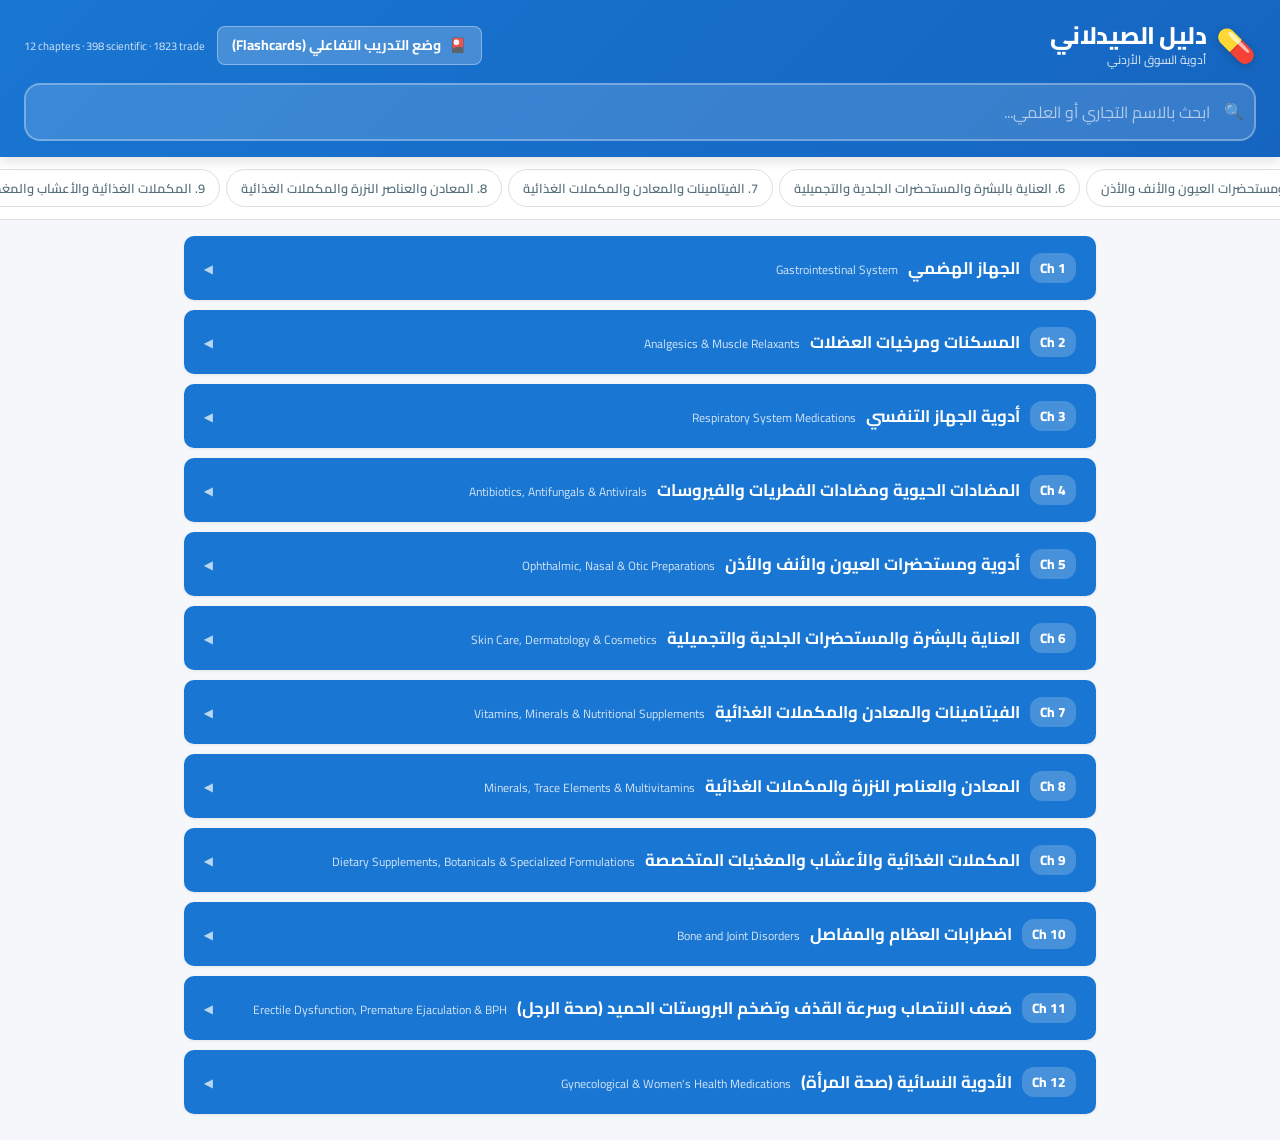
<file: index.html>
<!DOCTYPE html>
<html lang="ar" dir="rtl">
<head>
  <meta charset="UTF-8">
  <meta name="viewport" content="width=device-width, initial-scale=1.0">
  <title>دليل الصيدلاني — أدوية السوق الأردني</title>
  <link rel="preconnect" href="https://fonts.googleapis.com">
  <link rel="preconnect" href="https://fonts.gstatic.com" crossorigin>
  <link href="https://fonts.googleapis.com/css2?family=Cairo:wght@400;600;700;800&display=swap" rel="stylesheet">
  <link rel="stylesheet" href="style.css">
</head>
<body>

  <!-- ═══════════════ Header ═══════════════ -->
  <header class="app-header">
    <div class="header-top">
      <div class="logo">
        <span class="logo-icon">💊</span>
        <div class="logo-text">
          <h1>دليل الصيدلاني</h1>
          <p class="subtitle">أدوية السوق الأردني</p>
        </div>
      </div>
      <div class="header-actions" style="display: flex; align-items: center; gap: 12px; flex-wrap: wrap;">
        <a href="flashcards.html" class="nav-flashcards-link" style="background: rgba(255,255,255,0.2); color: #ffffff; text-decoration: none; padding: 7px 14px; border-radius: 8px; font-weight: 700; font-size: 0.88rem; display: inline-flex; align-items: center; gap: 8px; border: 1px solid rgba(255,255,255,0.35); transition: 0.2s ease;">
          <span>🎴</span>
          <span>وضع التدريب التفاعلي (Flashcards)</span>
        </a>
        <div class="stats" id="stats"></div>
      </div>
    </div>
    <div class="search-container">
      <div class="search-wrapper">
        <span class="search-icon">🔍</span>
        <input
          type="search"
          id="searchInput"
          class="search-input"
          placeholder="ابحث بالاسم التجاري أو العلمي..."
          autocomplete="off"
        >
        <button class="search-clear" id="searchClear" aria-label="مسح البحث">✕</button>
      </div>
      <div class="search-results" id="searchResults"></div>
    </div>
  </header>

  <!-- ═══════════════ Chapter Filter ═══════════════ -->
  <nav class="chapter-filter" id="chapterFilter">
    <button class="filter-btn active" data-chapter="all">الكل</button>
  </nav>

  <!-- ═══════════════ Main Content ═══════════════ -->
  <main class="drug-tree" id="drugTree">
    <!-- يتم بناؤها ديناميكياً عبر JavaScript -->
  </main>

  <!-- ═══════════════ Drug Modal ═══════════════ -->
  <div class="modal-overlay" id="modalOverlay">
    <div class="modal-card" id="modalCard">
      <button class="modal-close" id="modalClose" aria-label="إغلاق">✕</button>

      <div class="modal-breadcrumb" id="modalBreadcrumb"></div>

      <div class="modal-header">
        <div class="modal-drug-image" id="modalImage">
          <span class="placeholder-icon">💊</span>
        </div>
        <div class="modal-drug-info">
          <h2 class="modal-trade-name" id="modalTradeName" dir="ltr"></h2>
          <p class="modal-scientific" id="modalScientific" dir="ltr"></p>
          <span class="modal-family-badge" id="modalFamily" dir="ltr"></span>
        </div>
      </div>

      <div class="modal-section">
        <h3 class="modal-section-title">
          <span class="section-icon">💉</span>
          الأشكال الصيدلانية والجرعات
        </h3>
        <div class="dosage-table-wrapper">
          <table class="dosage-table" id="modalDosageTable">
            <thead>
              <tr>
                <th>الشكل</th>
                <th>العيار</th>
                <th>الجرعة</th>
              </tr>
            </thead>
            <tbody id="modalDosageBody"></tbody>
          </table>
        </div>
        <div class="max-dose-info" id="modalMaxDose"></div>
      </div>

      <div class="modal-section">
        <h3 class="modal-section-title">
          <span class="section-icon">🔄</span>
          البدائل
        </h3>
        <div class="alternatives-list" id="modalAlternatives"></div>
      </div>

      <div class="modal-section">
        <h3 class="modal-section-title">
          <span class="section-icon">📋</span>
          نقاط الاستشارة
        </h3>
        <div class="counseling-points" id="modalCounseling">
          <p class="empty-state">لم تُضَف بعد</p>
        </div>
      </div>
    </div>
  </div>

  <!-- ═══════════════ Scroll to Top ═══════════════ -->
  <button class="scroll-top" id="scrollTop" aria-label="العودة للأعلى">↑</button>

  <!-- ═══════════════ Scripts ═══════════════ -->
  <script src="data.js"></script>
  <script src="app.js"></script>
</body>
</html>
</file>
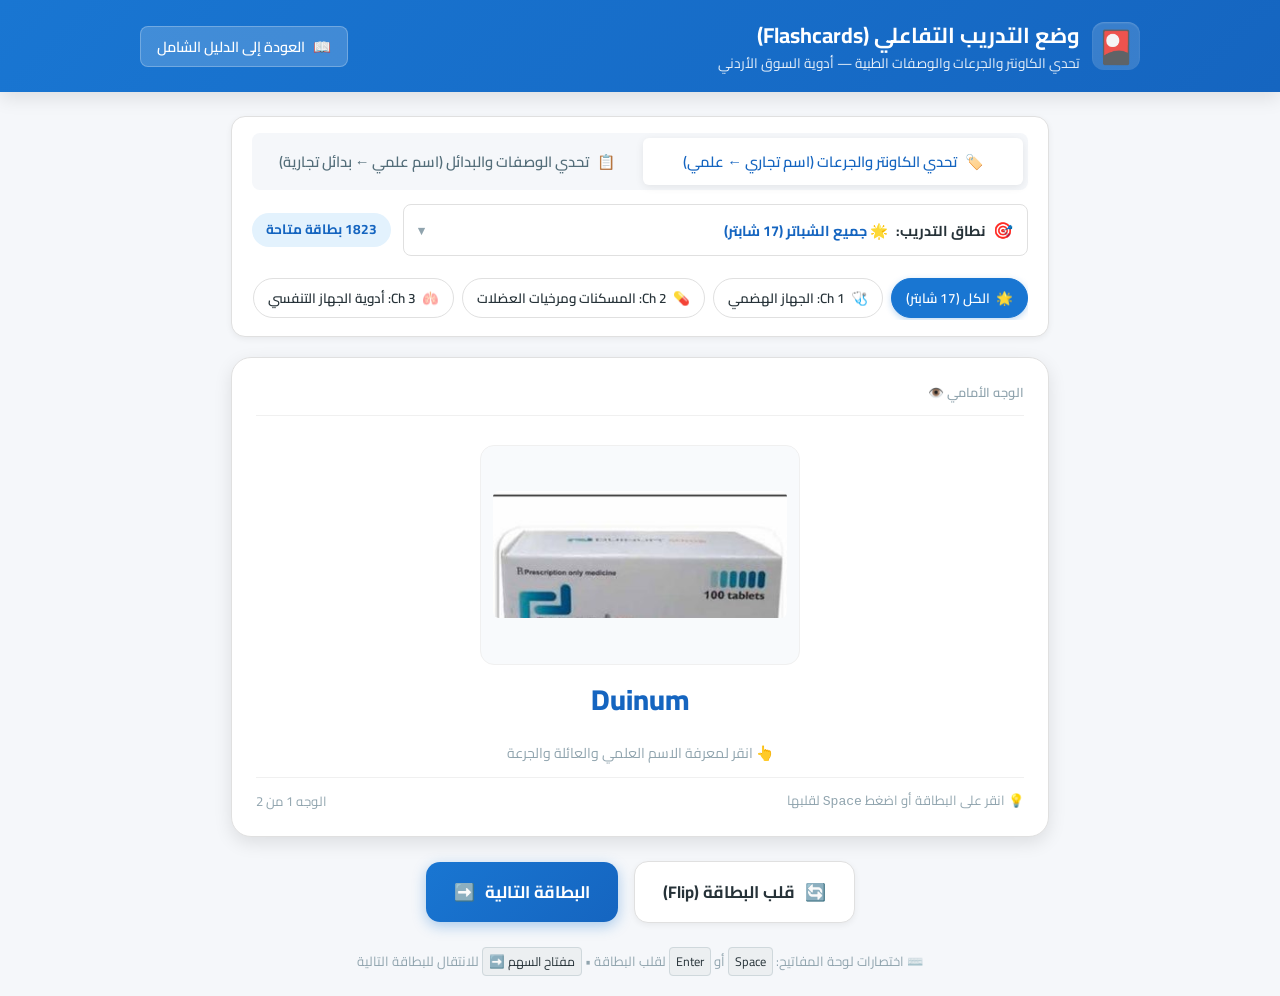
<file: flashcards.html>
<!DOCTYPE html>
<html lang="ar" dir="rtl">
<head>
  <meta charset="UTF-8">
  <meta name="viewport" content="width=device-width, initial-scale=1.0">
  <title>وضع التدريب التفاعلي (Flashcards) — دليل الصيدلاني الأردني</title>
  <link rel="preconnect" href="https://fonts.googleapis.com">
  <link rel="preconnect" href="https://fonts.gstatic.com" crossorigin>
  <link href="https://fonts.googleapis.com/css2?family=Cairo:wght@400;600;700;800&display=swap" rel="stylesheet">
  <link rel="stylesheet" href="flashcards.css">
</head>
<body>

  <!-- ═══════════ Header ═══════════ -->
  <header class="flashcards-header">
    <div class="header-inner">
      <div class="header-title-group">
        <div class="header-icon">🎴</div>
        <div class="header-text">
          <h1>وضع التدريب التفاعلي (Flashcards)</h1>
          <p>تحدي الكاونتر والجرعات والوصفات الطبية — أدوية السوق الأردني</p>
        </div>
      </div>
      <a href="index.html" class="header-back-btn">
        <span>📖</span>
        <span>العودة إلى الدليل الشامل</span>
      </a>
    </div>
  </header>

  <!-- ═══════════ Main Training Container ═══════════ -->
  <main class="training-container">

    <!-- لوحة التحكم (الوضع والفلترة) -->
    <section class="controls-panel" aria-label="أدوات التحكم بالتدريب">
      <!-- زر تبديل الوضع -->
      <div class="mode-switcher" role="tablist">
        <button id="modeCounterBtn" class="mode-btn active" type="button" role="tab" aria-selected="true">
          <span>🏷️</span>
          <span>تحدي الكاونتر والجرعات (اسم تجاري ← علمي)</span>
        </button>
        <button id="modePrescriptionBtn" class="mode-btn" type="button" role="tab" aria-selected="false">
          <span>📋</span>
          <span>تحدي الوصفات والبدائل (اسم علمي ← بدائل تجارية)</span>
        </button>
      </div>

      <!-- اختيار الشابتر وعداد البطاقات (Multi-Select) -->
      <div class="filter-row">
        <div class="chapter-multiselect-container" id="chapterMultiselectContainer">
          <button type="button" class="multiselect-trigger" id="multiselectTrigger" aria-expanded="false" aria-haspopup="true">
            <span class="trigger-icon">🎯</span>
            <span class="trigger-label">نطاق التدريب:</span>
            <span class="trigger-text" id="triggerText">🌟 جميع الشباتر (17 شابتر)</span>
            <span class="trigger-caret">▾</span>
          </button>
          
          <div class="multiselect-dropdown" id="multiselectDropdown" style="display: none;">
            <div class="multiselect-header">
              <span class="dropdown-title">تحديد الشباتر للتمرين</span>
              <div class="multiselect-quick-actions">
                <button type="button" class="btn-quick-action" id="btnSelectAll">✅ تحديد الكل</button>
                <button type="button" class="btn-quick-action" id="btnClearAll">❌ تفريغ</button>
              </div>
            </div>
            <div class="multiselect-list" id="multiselectList">
              <!-- Checkboxes populated dynamically -->
            </div>
          </div>
        </div>

        <div id="poolCounter" class="pool-counter-badge">جاري التحميل...</div>
      </div>

      <!-- شريط التمرير الأفقي للأزرار (Chips/Tags Bar) -->
      <div class="chips-scroll-container" id="chipsScrollContainer" aria-label="أزرار التصفية السريعة للشباتر">
        <div class="chips-scroll-track" id="chipsScrollTrack">
          <!-- Chips populated dynamically -->
        </div>
      </div>
    </section>

    <!-- 3D Flip Card Component -->
    <section class="flip-scene" id="flipScene" aria-label="بطاقة التدريب التفاعلية">
      <div class="flip-card" id="flipCard">

        <!-- الوجه الأمامي (Front Face) -->
        <div class="card-face card-face-front">
          <div class="card-meta-top">
            <span id="cardChapterBadge" class="card-badge">Chapter --</span>
            <span class="card-face-indicator">الوجه الأمامي 👁️</span>
          </div>

          <div class="card-main-content" id="cardFrontContent">
            <!-- يُملأ ديناميكياً بواسطة JavaScript -->
            <div class="card-fallback-icon">💊</div>
            <div class="card-front-title">جاري تحميل البطاقة...</div>
          </div>

          <div class="card-footer">
            <span>💡 انقر على البطاقة أو اضغط <kbd>Space</kbd> لقلبها</span>
            <span>الوجه 1 من 2</span>
          </div>
        </div>

        <!-- الوجه الخلفي (Back Face) -->
        <div class="card-face card-face-back">
          <div class="card-meta-top">
            <span id="cardBackBadge" class="card-badge" style="background: #E0F2F1; color: #00695C;">Chapter --</span>
            <span class="card-face-indicator" style="color: #00897B;">الوجه الخلفي (التفاصيل والحل) 🎯</span>
          </div>

          <div class="card-back-body" id="cardBackBody">
            <!-- يُملأ ديناميكياً بواسطة JavaScript -->
          </div>

          <div class="card-footer">
            <span>💡 انقر للعودة للوجه الأمامي</span>
            <span>الوجه 2 من 2</span>
          </div>
        </div>

      </div>
    </section>

    <!-- أزرار الإجراءات (القلب والتالي) -->
    <div class="actions-panel">
      <button id="btnFlip" class="btn-action btn-flip" type="button" title="قلب البطاقة (Space)">
        <span>🔄</span>
        <span>قلب البطاقة (Flip)</span>
      </button>

      <button id="btnNext" class="btn-action btn-next" type="button" title="البطاقة التالية (السهم الأيمن)">
        <span>البطاقة التالية</span>
        <span>➡️</span>
      </button>
    </div>

    <!-- تلميحات لوحة المفاتيح -->
    <div class="keyboard-hints">
      ⌨️ اختصارات لوحة المفاتيح: <kbd>Space</kbd> أو <kbd>Enter</kbd> لقلب البطاقة &bull; <kbd>مفتاح السهم ➡️</kbd> للانتقال للبطاقة التالية
    </div>

  </main>

  <!-- ═══════════ Scripts ═══════════ -->
  <!-- 1. قاعدة البيانات الأصلية بدون أي تعديل -->
  <script src="data.js"></script>

  <!-- 2. محرك البطاقات التفاعلية المعزول -->
  <script src="flashcards-engine.js"></script>

  <!-- 3. متحكم الواجهة والتأثيرات التفاعلية -->
  <script src="flashcards-ui.js"></script>

</body>
</html>
</file>
<file: style.css>
/* ═══════════════════════════════════════════
   CSS Variables & Reset
   ═══════════════════════════════════════════ */
:root {
  --primary: #1976D2;
  --primary-dark: #1565C0;
  --primary-light: #42A5F5;
  --primary-bg: #E3F2FD;
  --secondary: #00897B;
  --secondary-bg: #E0F2F1;
  --accent: #FF6F00;
  --bg: #F5F7FA;
  --bg-white: #FFFFFF;
  --text: #263238;
  --text-light: #546E7A;
  --text-muted: #90A4AE;
  --border: #E0E0E0;
  --border-light: #F0F0F0;
  --shadow-sm: 0 1px 3px rgba(0,0,0,0.08);
  --shadow-md: 0 4px 12px rgba(0,0,0,0.12);
  --shadow-lg: 0 8px 30px rgba(0,0,0,0.18);
  --radius-sm: 6px;
  --radius-md: 10px;
  --radius-lg: 16px;
  --font: 'Cairo', 'Segoe UI', Tahoma, sans-serif;
  --transition: 0.2s ease;

  /* Accordion Level Colors */
  --chapter-bg: #1976D2;
  --chapter-text: #FFFFFF;
  --section-bg: #E3F2FD;
  --section-text: #1565C0;
  --family-bg: #F5F7FA;
  --family-text: #263238;
  --scientific-bg: #FFFFFF;
  --scientific-text: #00897B;
}

*, *::before, *::after {
  box-sizing: border-box;
  margin: 0;
  padding: 0;
}

body {
  font-family: var(--font);
  background: var(--bg);
  color: var(--text);
  direction: rtl;
  text-align: right;
  line-height: 1.6;
  min-height: 100vh;
  -webkit-font-smoothing: antialiased;
}

/* ═══════════════════════════════════════════
   Header
   ═══════════════════════════════════════════ */
.app-header {
  background: linear-gradient(135deg, var(--primary) 0%, var(--primary-dark) 100%);
  color: white;
  padding: 16px 16px 12px;
  position: sticky;
  top: 0;
  z-index: 100;
  box-shadow: var(--shadow-md);
}

.header-top {
  display: flex;
  justify-content: space-between;
  align-items: center;
  margin-bottom: 12px;
}

.logo {
  display: flex;
  align-items: center;
  gap: 10px;
}

.logo-icon {
  font-size: 2rem;
  filter: drop-shadow(0 2px 4px rgba(0,0,0,0.2));
}

.logo-text h1 {
  font-size: 1.25rem;
  font-weight: 800;
  letter-spacing: -0.5px;
  line-height: 1.2;
}

.logo-text .subtitle {
  font-size: 0.75rem;
  opacity: 0.85;
  font-weight: 400;
}

.stats {
  font-size: 0.7rem;
  opacity: 0.8;
  text-align: left;
  direction: ltr;
  line-height: 1.4;
}

/* ═══════════════════════════════════════════
   Search
   ═══════════════════════════════════════════ */
.search-container {
  position: relative;
}

.search-wrapper {
  position: relative;
  display: flex;
  align-items: center;
}

.search-icon {
  position: absolute;
  right: 12px;
  font-size: 1rem;
  opacity: 0.6;
  pointer-events: none;
}

.search-input {
  width: 100%;
  padding: 10px 40px 10px 36px;
  border: 2px solid rgba(255,255,255,0.3);
  border-radius: var(--radius-lg);
  background: rgba(255,255,255,0.15);
  color: white;
  font-family: var(--font);
  font-size: 0.9rem;
  outline: none;
  transition: var(--transition);
  direction: rtl;
}

.search-input::placeholder {
  color: rgba(255,255,255,0.6);
}

.search-input:focus {
  background: rgba(255,255,255,0.95);
  color: var(--text);
  border-color: white;
}

.search-input:focus::placeholder {
  color: var(--text-muted);
}

.search-clear {
  position: absolute;
  left: 10px;
  background: none;
  border: none;
  color: rgba(255,255,255,0.6);
  font-size: 1rem;
  cursor: pointer;
  padding: 4px;
  display: none;
  transition: var(--transition);
}

.search-input:focus ~ .search-clear {
  color: var(--text-muted);
}

.search-clear.visible {
  display: block;
}

.search-results {
  position: absolute;
  top: calc(100% + 6px);
  left: 0;
  right: 0;
  background: var(--bg-white);
  border-radius: var(--radius-md);
  box-shadow: var(--shadow-lg);
  max-height: 60vh;
  overflow-y: auto;
  display: none;
  z-index: 200;
}

.search-results.visible {
  display: block;
}

.search-result-item {
  padding: 10px 14px;
  border-bottom: 1px solid var(--border-light);
  cursor: pointer;
  transition: var(--transition);
  color: var(--text);
}

.search-result-item:last-child {
  border-bottom: none;
}

.search-result-item:hover,
.search-result-item:focus {
  background: var(--primary-bg);
}

.search-result-name {
  font-weight: 700;
  font-size: 0.95rem;
  direction: ltr;
  text-align: right;
  color: var(--primary-dark);
}

.search-result-scientific {
  font-size: 0.8rem;
  color: var(--secondary);
  direction: ltr;
  text-align: right;
}

.search-result-path {
  font-size: 0.7rem;
  color: var(--text-muted);
  margin-top: 2px;
  direction: rtl;
}

.search-no-results {
  padding: 20px;
  text-align: center;
  color: var(--text-muted);
  font-size: 0.9rem;
}

/* ═══════════════════════════════════════════
   Chapter Filter
   ═══════════════════════════════════════════ */
.chapter-filter {
  display: flex;
  gap: 6px;
  padding: 10px 16px;
  overflow-x: auto;
  background: var(--bg-white);
  border-bottom: 1px solid var(--border);
  -webkit-overflow-scrolling: touch;
  scrollbar-width: none;
}

.chapter-filter::-webkit-scrollbar {
  display: none;
}

.filter-btn {
  flex-shrink: 0;
  padding: 6px 14px;
  border: 1.5px solid var(--border);
  border-radius: 20px;
  background: var(--bg-white);
  color: var(--text-light);
  font-family: var(--font);
  font-size: 0.8rem;
  font-weight: 600;
  cursor: pointer;
  transition: var(--transition);
  white-space: nowrap;
}

.filter-btn:hover {
  border-color: var(--primary-light);
  color: var(--primary);
}

.filter-btn.active {
  background: var(--primary);
  color: white;
  border-color: var(--primary);
}

/* ═══════════════════════════════════════════
   Drug Tree (Accordion)
   ═══════════════════════════════════════════ */
.drug-tree {
  padding: 12px;
  max-width: 900px;
  margin: 0 auto;
}

/* --- Chapter Level (Level 0) --- */
.accordion-chapter {
  margin-bottom: 10px;
  border-radius: var(--radius-md);
  overflow: hidden;
  box-shadow: var(--shadow-sm);
}

.accordion-chapter-header {
  display: flex;
  align-items: center;
  gap: 10px;
  padding: 14px 16px;
  background: var(--chapter-bg);
  color: var(--chapter-text);
  cursor: pointer;
  user-select: none;
  transition: background var(--transition);
  border: none;
  width: 100%;
  text-align: right;
  font-family: var(--font);
  font-size: 1rem;
  font-weight: 700;
}

.accordion-chapter-header:hover {
  background: var(--primary-dark);
}

.accordion-chapter-header .chapter-number {
  background: rgba(255,255,255,0.2);
  padding: 2px 10px;
  border-radius: 12px;
  font-size: 0.85rem;
  font-weight: 800;
  flex-shrink: 0;
}

.accordion-chapter-header .chapter-name {
  flex: 1;
}

.accordion-chapter-header .chapter-name-en {
  font-size: 0.75rem;
  opacity: 0.8;
  font-weight: 400;
  direction: ltr;
  display: inline;
  margin-right: 6px;
}

.accordion-arrow {
  font-size: 0.7rem;
  transition: transform 0.3s ease;
  flex-shrink: 0;
  opacity: 0.7;
}

.accordion-open > .accordion-chapter-header .accordion-arrow,
.accordion-open > .accordion-section-header .accordion-arrow,
.accordion-open > .accordion-family-header .accordion-arrow {
  transform: rotate(90deg);
}

.accordion-content {
  max-height: 0;
  overflow: hidden;
  transition: max-height 0.35s ease;
}

.accordion-open > .accordion-content {
  max-height: none;
}

/* --- Section Level (Level 1) --- */
.accordion-section {
  border-top: 1px solid var(--border-light);
}

.accordion-section-header {
  display: flex;
  align-items: center;
  gap: 8px;
  padding: 11px 16px 11px 16px;
  padding-right: 28px;
  background: var(--section-bg);
  color: var(--section-text);
  cursor: pointer;
  user-select: none;
  transition: background var(--transition);
  border: none;
  width: 100%;
  text-align: right;
  font-family: var(--font);
  font-size: 0.9rem;
  font-weight: 700;
}

.accordion-section-header:hover {
  background: #d0e8fc;
}

.accordion-section-header .section-number {
  color: var(--primary);
  font-weight: 800;
  font-size: 0.85rem;
  flex-shrink: 0;
  min-width: 30px;
  direction: ltr;
  unicode-bidi: isolate;
  text-align: right;
}

.accordion-section-header .section-name {
  flex: 1;
}

.accordion-section-header .section-name-en {
  font-size: 0.75rem;
  opacity: 0.8;
  font-weight: 400;
  direction: ltr;
  display: inline;
  margin-right: 6px;
}

/* --- Family Level (Level 2) --- */
.accordion-family {
  border-top: 1px solid var(--border-light);
}

.accordion-family-header {
  display: flex;
  align-items: center;
  gap: 8px;
  padding: 10px 16px 10px 16px;
  padding-right: 44px;
  background: var(--family-bg);
  color: var(--family-text);
  cursor: pointer;
  user-select: none;
  transition: background var(--transition);
  border: none;
  width: 100%;
  text-align: right;
  font-family: var(--font);
  font-size: 0.85rem;
  font-weight: 600;
}

.accordion-family-header:hover {
  background: #eef0f3;
}

.accordion-family-header .family-number {
  color: var(--text-muted);
  font-size: 0.78rem;
  font-weight: 700;
  flex-shrink: 0;
  min-width: 36px;
  direction: ltr;
  unicode-bidi: isolate;
  text-align: right;
}

.accordion-family-header .family-name {
  flex: 1;
}

.accordion-family-header .family-name-en {
  font-size: 0.75rem;
  opacity: 0.8;
  font-weight: 400;
  direction: ltr;
  display: inline;
  margin-right: 6px;
}

/* --- Scientific Name (Level 3) --- */
.scientific-group {
  padding: 8px 16px 8px 16px;
  padding-right: 58px;
  border-top: 1px solid var(--border-light);
  background: var(--bg-white);
}

.scientific-name-label {
  font-size: 0.82rem;
  font-weight: 700;
  color: var(--secondary);
  direction: ltr;
  text-align: right;
  margin-bottom: 6px;
  display: flex;
  align-items: center;
  gap: 6px;
}

.scientific-name-label::before {
  content: "⚗️";
  font-size: 0.75rem;
}

/* --- Trade Names (Level 4) --- */
.trade-names-list {
  display: flex;
  flex-wrap: wrap;
  gap: 6px;
  padding-right: 10px;
}

.trade-name-chip {
  display: inline-flex;
  align-items: center;
  gap: 4px;
  padding: 5px 12px;
  background: var(--primary-bg);
  color: var(--primary-dark);
  border: 1px solid #bbdefb;
  border-radius: 20px;
  font-size: 0.8rem;
  font-weight: 600;
  cursor: pointer;
  transition: var(--transition);
  direction: ltr;
}

.trade-name-chip:hover {
  background: var(--primary);
  color: white;
  border-color: var(--primary);
  transform: translateY(-1px);
  box-shadow: var(--shadow-sm);
}

.trade-name-chip .chip-icon {
  font-size: 0.65rem;
}

/* ═══════════════════════════════════════════
   Modal
   ═══════════════════════════════════════════ */
.modal-overlay {
  position: fixed;
  inset: 0;
  background: rgba(0,0,0,0.5);
  backdrop-filter: blur(4px);
  z-index: 1000;
  display: none;
  align-items: flex-end;
  justify-content: center;
  padding: 0;
}

.modal-overlay.visible {
  display: flex;
}

.modal-card {
  background: var(--bg-white);
  width: 100%;
  max-width: 600px;
  max-height: 92vh;
  border-radius: var(--radius-lg) var(--radius-lg) 0 0;
  overflow-y: auto;
  position: relative;
  animation: slideUp 0.3s ease;
  padding-bottom: env(safe-area-inset-bottom, 16px);
}

@keyframes slideUp {
  from { transform: translateY(100%); opacity: 0; }
  to { transform: translateY(0); opacity: 1; }
}

.modal-close {
  position: sticky;
  top: 0;
  float: left;
  margin: 12px;
  width: 32px;
  height: 32px;
  border: none;
  background: var(--bg);
  border-radius: 50%;
  font-size: 1rem;
  color: var(--text-light);
  cursor: pointer;
  z-index: 10;
  transition: var(--transition);
  display: flex;
  align-items: center;
  justify-content: center;
}

.modal-close:hover {
  background: #fee;
  color: #d32f2f;
}

.modal-breadcrumb {
  padding: 14px 16px 0;
  font-size: 0.7rem;
  color: var(--text-muted);
  direction: rtl;
  line-height: 1.6;
}

.modal-breadcrumb span {
  white-space: nowrap;
}

.breadcrumb-sep {
  margin: 0 4px;
  opacity: 0.5;
}

.modal-header {
  display: flex;
  gap: 14px;
  padding: 14px 16px;
  align-items: center;
}

.modal-drug-image {
  width: 90px;
  height: 90px;
  border-radius: var(--radius-md);
  background: #f8fafc;
  border: 1px solid var(--border-light);
  display: flex;
  align-items: center;
  justify-content: center;
  flex-shrink: 0;
  overflow: hidden;
  box-shadow: 0 2px 6px rgba(0, 0, 0, 0.05);
}

.modal-drug-image img {
  width: 100%;
  height: 100%;
  object-fit: contain;
  transition: transform 0.2s ease;
}

.modal-drug-image img:hover {
  transform: scale(1.08);
}

.modal-drug-image .placeholder-icon {
  font-size: 2rem;
  opacity: 0.5;
}

.modal-drug-info {
  flex: 1;
  min-width: 0;
}

.modal-trade-name {
  font-size: 1.4rem;
  font-weight: 800;
  color: var(--primary-dark);
  text-align: left;
  line-height: 1.2;
  font-family: 'Segoe UI', Arial, sans-serif;
}

.modal-scientific {
  font-size: 0.9rem;
  color: var(--secondary);
  text-align: left;
  font-style: italic;
  margin-top: 2px;
}

.modal-family-badge {
  display: inline-block;
  padding: 2px 10px;
  background: var(--secondary-bg);
  color: var(--secondary);
  border-radius: 12px;
  font-size: 0.72rem;
  font-weight: 600;
  margin-top: 6px;
  text-align: left;
}

.modal-section {
  padding: 0 16px 16px;
}

.modal-section-title {
  font-size: 0.9rem;
  font-weight: 700;
  color: var(--text);
  margin-bottom: 10px;
  padding-bottom: 6px;
  border-bottom: 2px solid var(--primary-bg);
  display: flex;
  align-items: center;
  gap: 6px;
}

.section-icon {
  font-size: 0.85rem;
}

/* --- Dosage Table --- */
.dosage-table-wrapper {
  overflow-x: auto;
  -webkit-overflow-scrolling: touch;
  border-radius: var(--radius-sm);
  border: 1px solid var(--border);
}

.dosage-table {
  width: 100%;
  border-collapse: collapse;
  font-size: 0.82rem;
  min-width: 320px;
}

.dosage-table thead {
  background: var(--primary-bg);
}

.dosage-table th {
  padding: 8px 10px;
  font-weight: 700;
  color: var(--primary-dark);
  text-align: right;
  white-space: nowrap;
}

.dosage-table td {
  padding: 8px 10px;
  border-top: 1px solid var(--border-light);
  vertical-align: top;
}

.dosage-table tr:nth-child(even) {
  background: #fafbfc;
}

.dosage-table .dose-cell {
  font-size: 0.78rem;
  line-height: 1.5;
  color: var(--text);
}

.dosage-table .form-cell {
  white-space: nowrap;
  font-weight: 600;
}

.dosage-table .strength-cell {
  direction: ltr;
  text-align: right;
  font-weight: 600;
  color: var(--primary);
  white-space: nowrap;
}

.max-dose-info {
  margin-top: 8px;
  padding: 8px 12px;
  background: #FFF3E0;
  border: 1px solid #FFE0B2;
  border-radius: var(--radius-sm);
  font-size: 0.8rem;
  color: #E65100;
  font-weight: 600;
  display: none;
}

.max-dose-info.visible {
  display: block;
}

/* --- Alternatives --- */
.alternatives-list {
  display: flex;
  flex-wrap: wrap;
  gap: 6px;
}

.alternative-chip {
  display: inline-flex;
  align-items: center;
  gap: 4px;
  padding: 5px 12px;
  background: var(--secondary-bg);
  color: var(--secondary);
  border: 1px solid #b2dfdb;
  border-radius: 20px;
  font-size: 0.8rem;
  font-weight: 600;
  cursor: pointer;
  transition: var(--transition);
  direction: ltr;
}

.alternative-chip:hover {
  background: var(--secondary);
  color: white;
  border-color: var(--secondary);
}

.alternative-chip.current {
  background: var(--primary-bg);
  color: var(--primary);
  border-color: var(--primary-light);
  cursor: default;
  font-weight: 800;
}

.no-alternatives {
  font-size: 0.82rem;
  color: var(--text-muted);
  font-style: italic;
}

/* --- Counseling Points --- */
.counseling-points .empty-state {
  font-size: 0.82rem;
  color: var(--text-muted);
  font-style: italic;
  padding: 8px 0;
}

.counseling-points ul {
  list-style: none;
  padding: 0;
}

.counseling-points li {
  padding: 6px 0;
  padding-right: 16px;
  position: relative;
  font-size: 0.85rem;
}

.counseling-points li::before {
  content: "•";
  position: absolute;
  right: 0;
  color: var(--primary);
  font-weight: bold;
}

/* ═══════════════════════════════════════════
   Scroll to Top
   ═══════════════════════════════════════════ */
.scroll-top {
  position: fixed;
  bottom: 24px;
  left: 20px;
  width: 44px;
  height: 44px;
  border: none;
  border-radius: 50%;
  background: var(--primary);
  color: white;
  font-size: 1.2rem;
  cursor: pointer;
  box-shadow: var(--shadow-md);
  z-index: 50;
  display: none;
  align-items: center;
  justify-content: center;
  transition: var(--transition);
}

.scroll-top.visible {
  display: flex;
}

.scroll-top:hover {
  background: var(--primary-dark);
  transform: translateY(-2px);
}

/* ═══════════════════════════════════════════
   Empty / Loading States
   ═══════════════════════════════════════════ */
.empty-tree {
  text-align: center;
  padding: 60px 20px;
  color: var(--text-muted);
}

.empty-tree .empty-icon {
  font-size: 3rem;
  margin-bottom: 12px;
}

.empty-tree h3 {
  font-size: 1.1rem;
  color: var(--text-light);
  margin-bottom: 6px;
}

/* ═══════════════════════════════════════════
   Desktop Enhancements
   ═══════════════════════════════════════════ */
@media (min-width: 768px) {
  .app-header {
    padding: 20px 24px 16px;
  }

  .logo-text h1 {
    font-size: 1.5rem;
  }

  .search-input {
    font-size: 1rem;
    padding: 12px 44px 12px 40px;
  }

  .chapter-filter {
    padding: 12px 24px;
    justify-content: center;
  }

  .drug-tree {
    padding: 16px 24px;
  }

  .modal-overlay {
    align-items: center;
    padding: 20px;
  }

  .modal-card {
    border-radius: var(--radius-lg);
    max-height: 85vh;
  }

  @keyframes slideUp {
    from { transform: translateY(30px); opacity: 0; }
    to { transform: translateY(0); opacity: 1; }
  }

  .accordion-chapter-header {
    font-size: 1.05rem;
    padding: 16px 20px;
  }

  .accordion-section-header {
    padding: 12px 20px 12px 20px;
    padding-right: 36px;
  }

  .accordion-family-header {
    padding-right: 52px;
  }

  .scientific-group {
    padding-right: 68px;
  }
}

@media (min-width: 1024px) {
  .drug-tree {
    max-width: 960px;
  }

  .modal-card {
    max-width: 640px;
  }
}

/* ═══════════════════════════════════════════
   Accessibility & Utilities
   ═══════════════════════════════════════════ */
*:focus-visible {
  outline: 2px solid var(--primary-light);
  outline-offset: 2px;
}

.sr-only {
  position: absolute;
  width: 1px;
  height: 1px;
  padding: 0;
  margin: -1px;
  overflow: hidden;
  clip: rect(0,0,0,0);
  border: 0;
}

/* Smooth scrolling */
html {
  scroll-behavior: smooth;
}

/* Custom scrollbar for modal */
.modal-card::-webkit-scrollbar {
  width: 6px;
}

.modal-card::-webkit-scrollbar-track {
  background: transparent;
}

.modal-card::-webkit-scrollbar-thumb {
  background: var(--border);
  border-radius: 3px;
}

/* Hide spin buttons for search on webkit */
.search-input::-webkit-search-cancel-button,
.search-input::-webkit-search-decoration {
  display: none;
}

/* Highlight matching text in search results */
.highlight {
  background: #FFF176;
  border-radius: 2px;
  padding: 0 1px;
}
</file>
<file: flashcards.css>
/* ══════════════════════════════════════════════════════════════
   Flashcards Interactive Training Mode - Stylesheet
   متناسق تماماً مع الهوية البصرية لدليل الأدوية الأردني
   ══════════════════════════════════════════════════════════════ */

:root {
  --primary: #1976D2;
  --primary-dark: #1565C0;
  --primary-light: #42A5F5;
  --primary-bg: #E3F2FD;
  --secondary: #00897B;
  --secondary-bg: #E0F2F1;
  --accent: #FF6F00;
  --accent-light: #FFF3E0;
  --bg: #F5F7FA;
  --bg-white: #FFFFFF;
  --text: #263238;
  --text-light: #546E7A;
  --text-muted: #90A4AE;
  --border: #E0E0E0;
  --border-light: #F0F0F0;
  --shadow-sm: 0 2px 6px rgba(0,0,0,0.06);
  --shadow-md: 0 6px 18px rgba(0,0,0,0.1);
  --shadow-lg: 0 12px 36px rgba(0,0,0,0.14);
  --radius-sm: 8px;
  --radius-md: 14px;
  --radius-lg: 20px;
  --font: 'Cairo', 'Segoe UI', Tahoma, sans-serif;
  --transition: all 0.25s ease;
}

*, *::before, *::after {
  box-sizing: border-box;
  margin: 0;
  padding: 0;
}

body {
  font-family: var(--font);
  background: var(--bg);
  color: var(--text);
  direction: rtl;
  text-align: right;
  line-height: 1.6;
  min-height: 100vh;
  display: flex;
  flex-direction: column;
  -webkit-font-smoothing: antialiased;
}

/* ═══════════ Header ═══════════ */
.flashcards-header {
  background: linear-gradient(135deg, var(--primary) 0%, var(--primary-dark) 100%);
  color: #FFFFFF;
  padding: 18px 24px;
  box-shadow: var(--shadow-md);
  position: sticky;
  top: 0;
  z-index: 100;
}

.header-inner {
  max-width: 1000px;
  margin: 0 auto;
  display: flex;
  justify-content: space-between;
  align-items: center;
  flex-wrap: wrap;
  gap: 12px;
}

.header-title-group {
  display: flex;
  align-items: center;
  gap: 12px;
}

.header-icon {
  font-size: 2rem;
  background: rgba(255,255,255,0.15);
  width: 48px;
  height: 48px;
  display: flex;
  align-items: center;
  justify-content: center;
  border-radius: 12px;
  box-shadow: inset 0 1px 2px rgba(255,255,255,0.2);
}

.header-text h1 {
  font-size: 1.35rem;
  font-weight: 700;
  margin: 0;
}

.header-text p {
  font-size: 0.85rem;
  opacity: 0.9;
  margin: 0;
}

.header-back-btn {
  background: rgba(255,255,255,0.18);
  color: #FFFFFF;
  text-decoration: none;
  padding: 8px 16px;
  border-radius: var(--radius-sm);
  font-size: 0.9rem;
  font-weight: 600;
  display: inline-flex;
  align-items: center;
  gap: 8px;
  transition: var(--transition);
  border: 1px solid rgba(255,255,255,0.25);
}

.header-back-btn:hover {
  background: #FFFFFF;
  color: var(--primary-dark);
  transform: translateY(-1px);
}

/* ═══════════ Main Container ═══════════ */
.training-container {
  max-width: 850px;
  margin: 24px auto;
  padding: 0 16px;
  width: 100%;
  flex: 1;
  display: flex;
  flex-direction: column;
  gap: 20px;
}

/* ═══════════ Controls Panel ═══════════ */
.controls-panel {
  background: var(--bg-white);
  border-radius: var(--radius-md);
  padding: 16px 20px;
  box-shadow: var(--shadow-sm);
  border: 1px solid var(--border);
  display: flex;
  flex-direction: column;
  gap: 14px;
}

.mode-switcher {
  display: flex;
  background: var(--bg);
  padding: 5px;
  border-radius: var(--radius-sm);
  gap: 6px;
}

.mode-btn {
  flex: 1;
  border: none;
  background: transparent;
  padding: 10px 14px;
  border-radius: 6px;
  font-family: var(--font);
  font-size: 0.92rem;
  font-weight: 600;
  color: var(--text-light);
  cursor: pointer;
  transition: var(--transition);
  display: flex;
  align-items: center;
  justify-content: center;
  gap: 8px;
}

.mode-btn.active {
  background: var(--bg-white);
  color: var(--primary-dark);
  box-shadow: 0 2px 8px rgba(0,0,0,0.08);
}

.filter-row {
  display: flex;
  align-items: center;
  justify-content: space-between;
  flex-wrap: wrap;
  gap: 12px;
}

.chapter-multiselect-container {
  position: relative;
  flex: 1;
  min-width: 260px;
}

.multiselect-trigger {
  width: 100%;
  display: flex;
  align-items: center;
  gap: 8px;
  padding: 10px 14px;
  border-radius: var(--radius-sm);
  border: 1.5px solid var(--border);
  background: var(--bg-white);
  color: var(--text);
  font-family: var(--font);
  font-size: 0.9rem;
  font-weight: 600;
  cursor: pointer;
  text-align: right;
  transition: var(--transition);
  outline: none;
}

.multiselect-trigger:hover {
  border-color: var(--primary-light);
  background: #FAFCFE;
}

.multiselect-trigger:focus-visible,
.multiselect-trigger[aria-expanded="true"] {
  border-color: var(--primary);
  box-shadow: 0 0 0 3px rgba(25, 118, 210, 0.15);
}

.trigger-icon {
  font-size: 1rem;
}

.trigger-label {
  font-weight: 700;
  color: var(--text);
  white-space: nowrap;
}

.trigger-text {
  flex: 1;
  color: var(--primary-dark);
  font-weight: 700;
  overflow: hidden;
  text-overflow: ellipsis;
  white-space: nowrap;
}

.trigger-caret {
  font-size: 0.8rem;
  color: var(--text-muted);
  transition: transform 0.2s ease;
}

.multiselect-trigger[aria-expanded="true"] .trigger-caret {
  transform: rotate(180deg);
}

/* Dropdown Menu */
.multiselect-dropdown {
  position: absolute;
  top: calc(100% + 6px);
  right: 0;
  left: 0;
  background: var(--bg-white);
  border: 1.5px solid var(--border-light);
  border-radius: var(--radius-md);
  box-shadow: 0 10px 28px rgba(0, 0, 0, 0.12);
  z-index: 250;
  overflow: hidden;
  animation: fadeInDown 0.2s ease;
}

@keyframes fadeInDown {
  from {
    opacity: 0;
    transform: translateY(-6px);
  }
  to {
    opacity: 1;
    transform: translateY(0);
  }
}

.multiselect-header {
  display: flex;
  justify-content: space-between;
  align-items: center;
  padding: 10px 14px;
  background: #F8FAFC;
  border-bottom: 1px solid var(--border-light);
}

.dropdown-title {
  font-size: 0.85rem;
  font-weight: 700;
  color: var(--text-muted);
}

.multiselect-quick-actions {
  display: flex;
  gap: 6px;
}

.btn-quick-action {
  padding: 4px 10px;
  border-radius: 6px;
  border: 1px solid var(--border);
  background: #FFFFFF;
  font-family: var(--font);
  font-size: 0.78rem;
  font-weight: 700;
  color: var(--text);
  cursor: pointer;
  transition: var(--transition);
}

.btn-quick-action:hover {
  background: var(--primary-bg);
  border-color: var(--primary);
  color: var(--primary-dark);
}

.multiselect-list {
  max-height: 280px;
  overflow-y: auto;
  padding: 6px;
}

.multiselect-item {
  display: flex;
  align-items: center;
  gap: 10px;
  padding: 8px 10px;
  border-radius: var(--radius-sm);
  cursor: pointer;
  user-select: none;
  transition: background var(--transition);
  font-size: 0.88rem;
  font-weight: 600;
  color: var(--text);
}

.multiselect-item:hover {
  background: #F0F7FF;
}

.multiselect-item.active {
  background: var(--primary-bg);
  color: var(--primary-dark);
  font-weight: 700;
}

.multiselect-item input[type="checkbox"] {
  width: 17px;
  height: 17px;
  accent-color: var(--primary);
  cursor: pointer;
}

.multiselect-item-text {
  flex: 1;
}

/* Horizontal Scrollable Chips Bar */
.chips-scroll-container {
  width: 100%;
  overflow-x: auto;
  padding: 8px 0 2px 0;
  -webkit-overflow-scrolling: touch;
  scrollbar-width: none;
}

.chips-scroll-container::-webkit-scrollbar {
  display: none;
}

.chips-scroll-track {
  display: flex;
  align-items: center;
  gap: 8px;
  min-width: max-content;
}

.chip-btn {
  display: inline-flex;
  align-items: center;
  gap: 6px;
  padding: 6px 14px;
  border-radius: 20px;
  border: 1.5px solid var(--border);
  background: var(--bg-white);
  color: var(--text);
  font-family: var(--font);
  font-size: 0.84rem;
  font-weight: 600;
  cursor: pointer;
  white-space: nowrap;
  user-select: none;
  transition: all 0.2s ease;
}

.chip-btn:hover {
  border-color: var(--primary);
  background: var(--primary-bg);
  color: var(--primary-dark);
}

.chip-btn.active {
  background: var(--primary);
  border-color: var(--primary);
  color: #FFFFFF;
  box-shadow: 0 2px 6px rgba(25, 118, 210, 0.28);
}

.pool-counter-badge {
  background: var(--primary-bg);
  color: var(--primary-dark);
  padding: 6px 14px;
  border-radius: 20px;
  font-size: 0.85rem;
  font-weight: 700;
  white-space: nowrap;
}

/* ═══════════ 3D Flip Card Scene ═══════════ */
.flip-scene {
  perspective: 1200px;
  width: 100%;
  min-height: 480px;
  cursor: pointer;
  user-select: none;
}

.flip-card {
  width: 100%;
  min-height: 480px;
  position: relative;
  transform-style: preserve-3d;
  transition: transform 0.65s cubic-bezier(0.34, 1.25, 0.64, 1);
  border-radius: var(--radius-lg);
}

.flip-card.is-flipped {
  transform: rotateY(180deg);
}

/* Front & Back Faces */
.card-face {
  position: absolute;
  top: 0;
  left: 0;
  width: 100%;
  height: 100%;
  backface-visibility: hidden;
  -webkit-backface-visibility: hidden;
  border-radius: var(--radius-lg);
  background: var(--bg-white);
  border: 1.5px solid var(--border);
  box-shadow: var(--shadow-md);
  padding: 24px;
  display: flex;
  flex-direction: column;
  justify-content: space-between;
  overflow: hidden;
  transition: box-shadow 0.25s ease;
}

.flip-scene:hover .card-face {
  box-shadow: var(--shadow-lg);
}

/* Back Face Specific */
.card-face-back {
  transform: rotateY(180deg);
  background: #FAFCFF;
  border-color: #BBDEFB;
}

/* Card Header */
.card-meta-top {
  display: flex;
  justify-content: space-between;
  align-items: center;
  border-bottom: 1px solid var(--border-light);
  padding-bottom: 12px;
  margin-bottom: 16px;
}

.card-badge {
  background: var(--primary-bg);
  color: var(--primary-dark);
  font-size: 0.8rem;
  font-weight: 700;
  padding: 4px 10px;
  border-radius: 6px;
  display: inline-flex;
  align-items: center;
  gap: 6px;
}

.card-face-indicator {
  font-size: 0.8rem;
  font-weight: 600;
  color: var(--text-muted);
}

/* Card Center Content (Front) */
.card-main-content {
  flex: 1;
  display: flex;
  flex-direction: column;
  align-items: center;
  justify-content: center;
  text-align: center;
  gap: 16px;
  padding: 10px 0;
}

.card-image-box {
  width: 100%;
  max-width: 320px;
  height: 220px;
  background: #F8FAFC;
  border-radius: var(--radius-md);
  border: 1px solid var(--border-light);
  display: flex;
  align-items: center;
  justify-content: center;
  padding: 12px;
  overflow: hidden;
}

.card-image-box img {
  max-width: 100%;
  max-height: 100%;
  object-fit: contain;
  border-radius: 6px;
}

.card-fallback-icon {
  font-size: 4.5rem;
  color: var(--primary-light);
  display: flex;
  align-items: center;
  justify-content: center;
  animation: floatIcon 3s ease-in-out infinite;
}

@keyframes floatIcon {
  0%, 100% { transform: translateY(0); }
  50% { transform: translateY(-8px); }
}

.card-front-title {
  font-size: 1.8rem;
  font-weight: 800;
  color: var(--primary-dark);
  line-height: 1.3;
}

.card-front-subtitle {
  font-size: 1.1rem;
  font-weight: 600;
  color: var(--secondary);
}

.card-front-hint {
  font-size: 0.88rem;
  color: var(--text-muted);
  display: flex;
  align-items: center;
  gap: 6px;
  margin-top: 8px;
}

/* Card Center Content (Back) */
.card-back-body {
  flex: 1;
  display: flex;
  flex-direction: column;
  gap: 14px;
  overflow-y: auto;
  max-height: 380px;
  padding-left: 4px;
}

.back-info-item {
  background: #FFFFFF;
  border: 1px solid var(--border-light);
  border-radius: var(--radius-sm);
  padding: 10px 14px;
}

.back-info-label {
  font-size: 0.78rem;
  font-weight: 700;
  color: var(--text-muted);
  text-transform: uppercase;
  margin-bottom: 4px;
}

.back-info-value {
  font-size: 1.05rem;
  font-weight: 700;
  color: var(--text);
}

.back-info-value.scientific {
  color: var(--secondary);
  font-size: 1.25rem;
}

.back-info-value.dosage-box {
  background: var(--accent-light);
  color: #BF360C;
  padding: 8px 12px;
  border-radius: 6px;
  border-right: 4px solid var(--accent);
  font-size: 0.95rem;
  font-weight: 600;
  margin-top: 4px;
}

/* Hierarchy Stack (Chapter -> Section -> Family) */
.back-hierarchy-group {
  display: flex;
  flex-direction: column;
  gap: 8px;
}

.hierarchy-item {
  padding: 8px 12px;
  background: #F8FAFC;
  border: 1px solid var(--border-light);
  border-radius: var(--radius-sm);
  transition: var(--transition);
}

.hierarchy-item:hover {
  border-color: #90CAF9;
  background: #FFFFFF;
}

.hierarchy-val {
  display: flex;
  align-items: center;
  flex-wrap: wrap;
  gap: 8px;
  font-size: 0.95rem;
  line-height: 1.4;
}

.hierarchy-num {
  color: var(--primary);
  background: #E3F2FD;
  padding: 2px 8px;
  border-radius: 6px;
  font-size: 0.8rem;
  font-weight: 800;
  direction: ltr;
  unicode-bidi: isolate;
  flex-shrink: 0;
}

.hierarchy-name-ar {
  color: var(--text);
  font-weight: 700;
}

.hierarchy-name-en {
  color: var(--text-light);
  font-size: 0.82rem;
  font-weight: 500;
  direction: ltr;
  unicode-bidi: isolate;
  display: inline-block;
  opacity: 0.85;
}

/* Alternatives List for Mode 2 */
.alternatives-list {
  display: flex;
  flex-direction: column;
  gap: 8px;
  margin-top: 6px;
}

.alternative-card {
  background: #FFFFFF;
  border: 1px solid #CFD8DC;
  border-radius: var(--radius-sm);
  padding: 8px 12px;
  display: flex;
  align-items: center;
  justify-content: space-between;
  gap: 12px;
}

.alt-name-group {
  display: flex;
  align-items: center;
  gap: 8px;
}

.alt-icon {
  font-size: 1.2rem;
}

.alt-name {
  font-size: 0.95rem;
  font-weight: 700;
  color: var(--primary-dark);
}

.alt-details {
  font-size: 0.8rem;
  color: var(--text-light);
  text-align: left;
}

/* Card Bottom Footer */
.card-footer {
  border-top: 1px solid var(--border-light);
  padding-top: 12px;
  display: flex;
  justify-content: space-between;
  align-items: center;
  font-size: 0.82rem;
  color: var(--text-muted);
}

/* ═══════════ Bottom Actions ═══════════ */
.actions-panel {
  display: flex;
  justify-content: center;
  align-items: center;
  gap: 16px;
  margin-top: 4px;
}

.btn-action {
  font-family: var(--font);
  font-size: 1.05rem;
  font-weight: 700;
  border: none;
  border-radius: var(--radius-md);
  padding: 14px 28px;
  cursor: pointer;
  transition: var(--transition);
  display: inline-flex;
  align-items: center;
  justify-content: center;
  gap: 10px;
  box-shadow: var(--shadow-sm);
}

.btn-flip {
  background: var(--bg-white);
  color: var(--text);
  border: 1.5px solid var(--border);
}

.btn-flip:hover {
  background: var(--bg);
  border-color: var(--primary-light);
  transform: translateY(-2px);
}

.btn-next {
  background: linear-gradient(135deg, var(--primary) 0%, var(--primary-dark) 100%);
  color: #FFFFFF;
  box-shadow: 0 4px 14px rgba(25, 118, 210, 0.35);
}

.btn-next:hover {
  background: linear-gradient(135deg, var(--primary-light) 0%, var(--primary) 100%);
  transform: translateY(-2px);
  box-shadow: 0 6px 20px rgba(25, 118, 210, 0.45);
}

.btn-next:active, .btn-flip:active {
  transform: translateY(0);
}

.keyboard-hints {
  text-align: center;
  font-size: 0.82rem;
  color: var(--text-muted);
  margin-top: 8px;
}

.keyboard-hints kbd {
  background: #ECEFF1;
  border: 1px solid #CFD8DC;
  border-radius: 4px;
  padding: 2px 6px;
  font-size: 0.78rem;
  font-family: inherit;
  color: var(--text);
}

/* ═══════════ Mobile Responsive ═══════════ */
@media (max-width: 640px) {
  .header-inner {
    flex-direction: column;
    align-items: flex-start;
  }

  .header-back-btn {
    width: 100%;
    justify-content: center;
  }

  .mode-switcher {
    flex-direction: column;
  }

  .filter-row {
    flex-direction: column;
    align-items: stretch;
  }

  .chapter-select-group {
    flex-direction: column;
    align-items: stretch;
  }

  .flip-scene, .flip-card {
    min-height: 520px;
  }

  .card-face {
    padding: 16px;
  }

  .card-front-title {
    font-size: 1.5rem;
  }

  .actions-panel {
    flex-direction: column;
    width: 100%;
  }

  .btn-action {
    width: 100%;
  }
}
</file>
